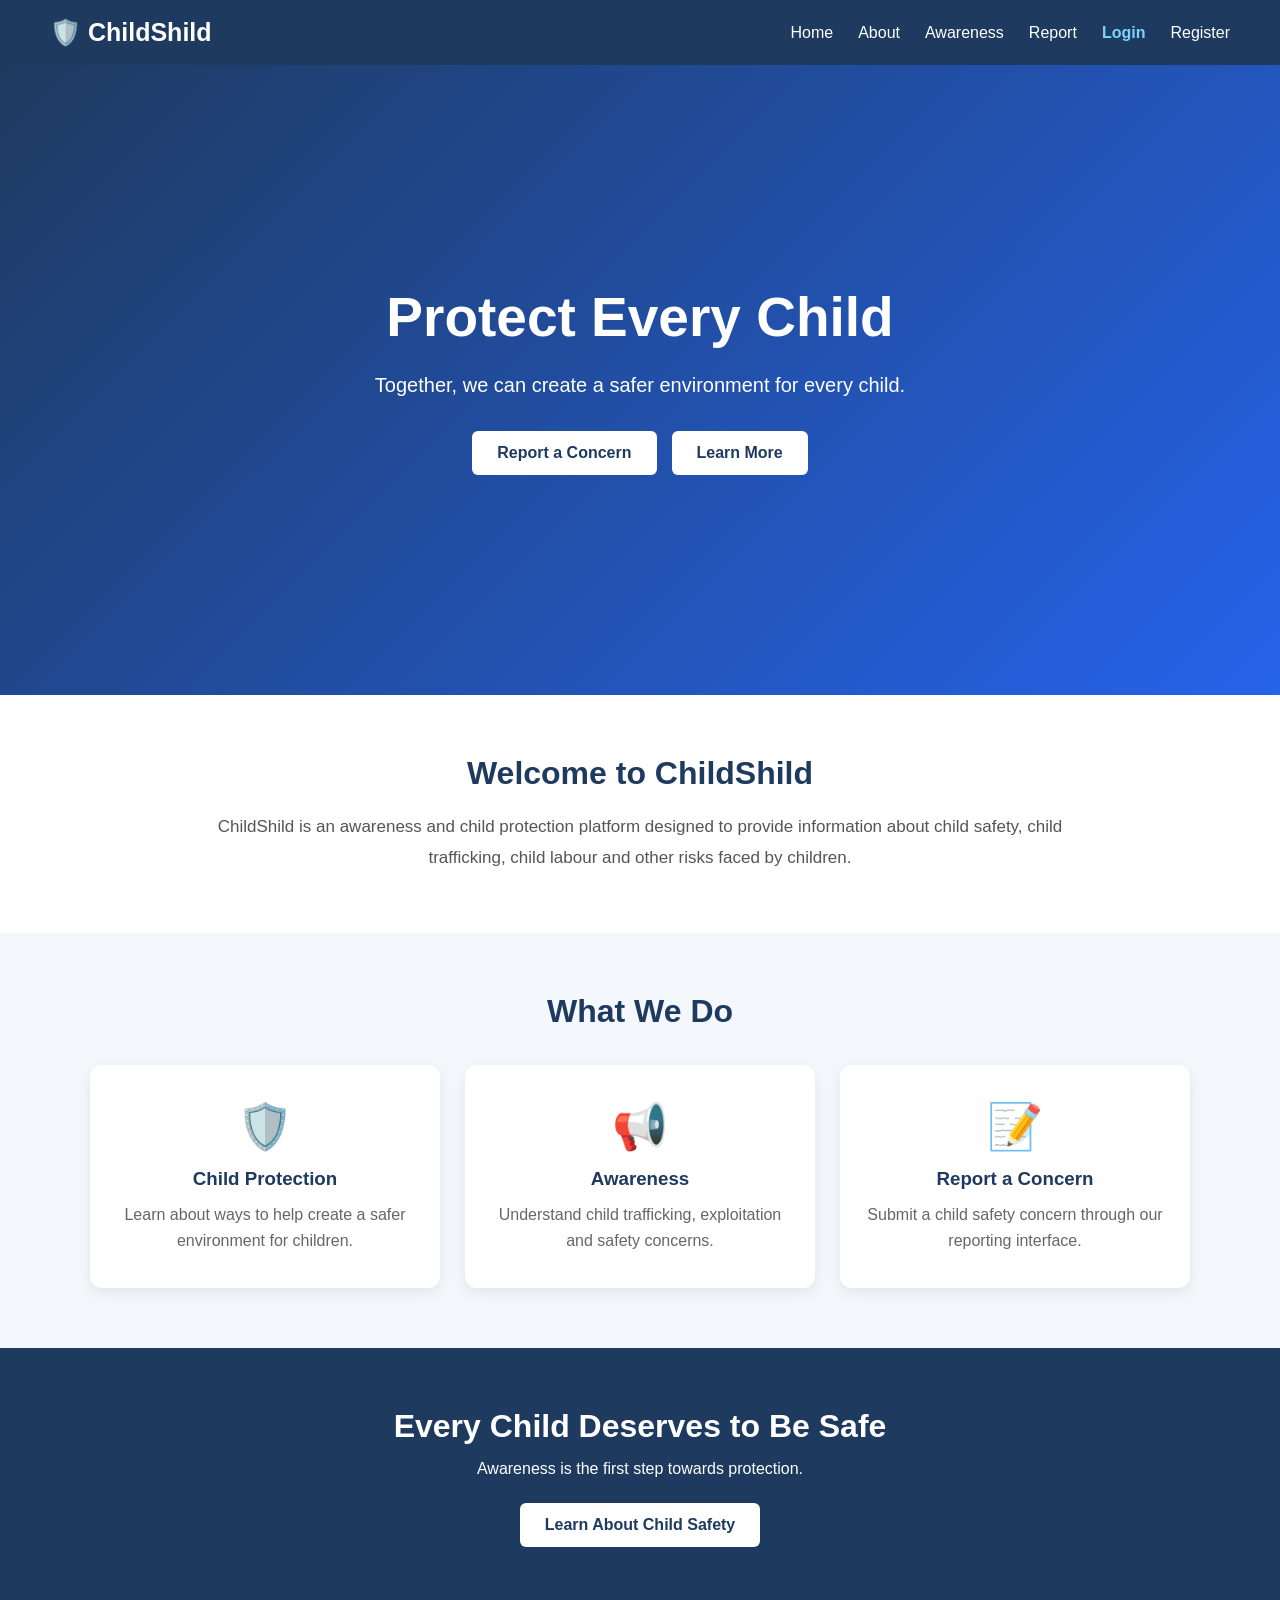
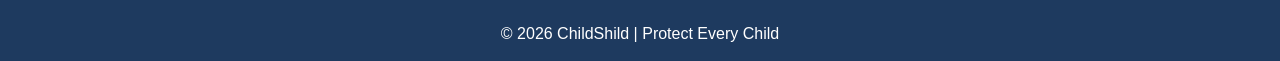
<file: index.html>
<!DOCTYPE html>
<html lang="en">

<head>
    <meta charset="UTF-8">
    <meta name="viewport" content="width=device-width, initial-scale=1.0">

    <title>ChildShild - Home</title>

    <!-- CSS -->
    <link rel="stylesheet" href="index.css">
</head>

<body>


    <!-- Navigation Bar -->
    <header>
        <nav class="navbar">

            <div class="logo">
                🛡️ ChildShild
            </div>

            <ul class="nav-links">
                <li><a href="index.html">Home</a></li>
                <li><a href="about.html">About</a></li>
                <li><a href="awareness.html">Awareness</a></li>
                <li><a href="report.html">Report</a></li>
                <li><a href="login.html" class="active">Login</a></li>
                <li><a href="register.html">Register</a></li>
            </ul>

        </nav>
    </header>


    <!-- =========================
         HERO SECTION
    ========================== -->

    <section class="hero">

        <div class="hero-content">

            <h1>
                Protect Every Child
            </h1>

            <p>
                Together, we can create a safer environment
                for every child.
            </p>

            <div class="hero-buttons">

                <a href="report.html" class="primary-btn">
                    Report a Concern
                </a>

                <a href="awareness.html" class="secondary-btn">
                    Learn More
                </a>

            </div>

        </div>

    </section>


    <!-- =========================
         INTRODUCTION
    ========================== -->

    <section class="home-section">

        <div class="home-container">

            <h2>
                Welcome to ChildShild
            </h2>

            <p>
                ChildShild is an awareness and child protection
                platform designed to provide information about
                child safety, child trafficking, child labour
                and other risks faced by children.
            </p>

        </div>

    </section>


    <!-- =========================
         FEATURES
    ========================== -->

    <section class="features-section">

        <div class="features-container">

            <h2>
                What We Do
            </h2>


            <div class="feature-cards">

                <!-- CARD 1 -->

                <div class="feature-card">

                    <div class="feature-icon">
                        🛡️
                    </div>

                    <h3>
                        Child Protection
                    </h3>

                    <p>
                        Learn about ways to help create a
                        safer environment for children.
                    </p>

                </div>


                <!-- CARD 2 -->

                <div class="feature-card">

                    <div class="feature-icon">
                        📢
                    </div>

                    <h3>
                        Awareness
                    </h3>

                    <p>
                        Understand child trafficking,
                        exploitation and safety concerns.
                    </p>

                </div>


                <!-- CARD 3 -->

                <div class="feature-card">

                    <div class="feature-icon">
                        📝
                    </div>

                    <h3>
                        Report a Concern
                    </h3>

                    <p>
                        Submit a child safety concern through
                        our reporting interface.
                    </p>

                </div>

            </div>

        </div>

    </section>


    <!-- =========================
         CALL TO ACTION
    ========================== -->

    <section class="cta-section">

        <h2>
            Every Child Deserves to Be Safe
        </h2>

        <p>
            Awareness is the first step towards protection.
        </p>

        <a href="awareness.html" class="primary-btn">
            Learn About Child Safety
        </a>

    </section>


    <!-- =========================
         FOOTER
    ========================== -->

    <footer>

        <p>
            © 2026 ChildShild | Protect Every Child
        </p>

    </footer>


    <!-- JAVASCRIPT -->

    <script src="web.js"></script>

</body>

</html>
</file>
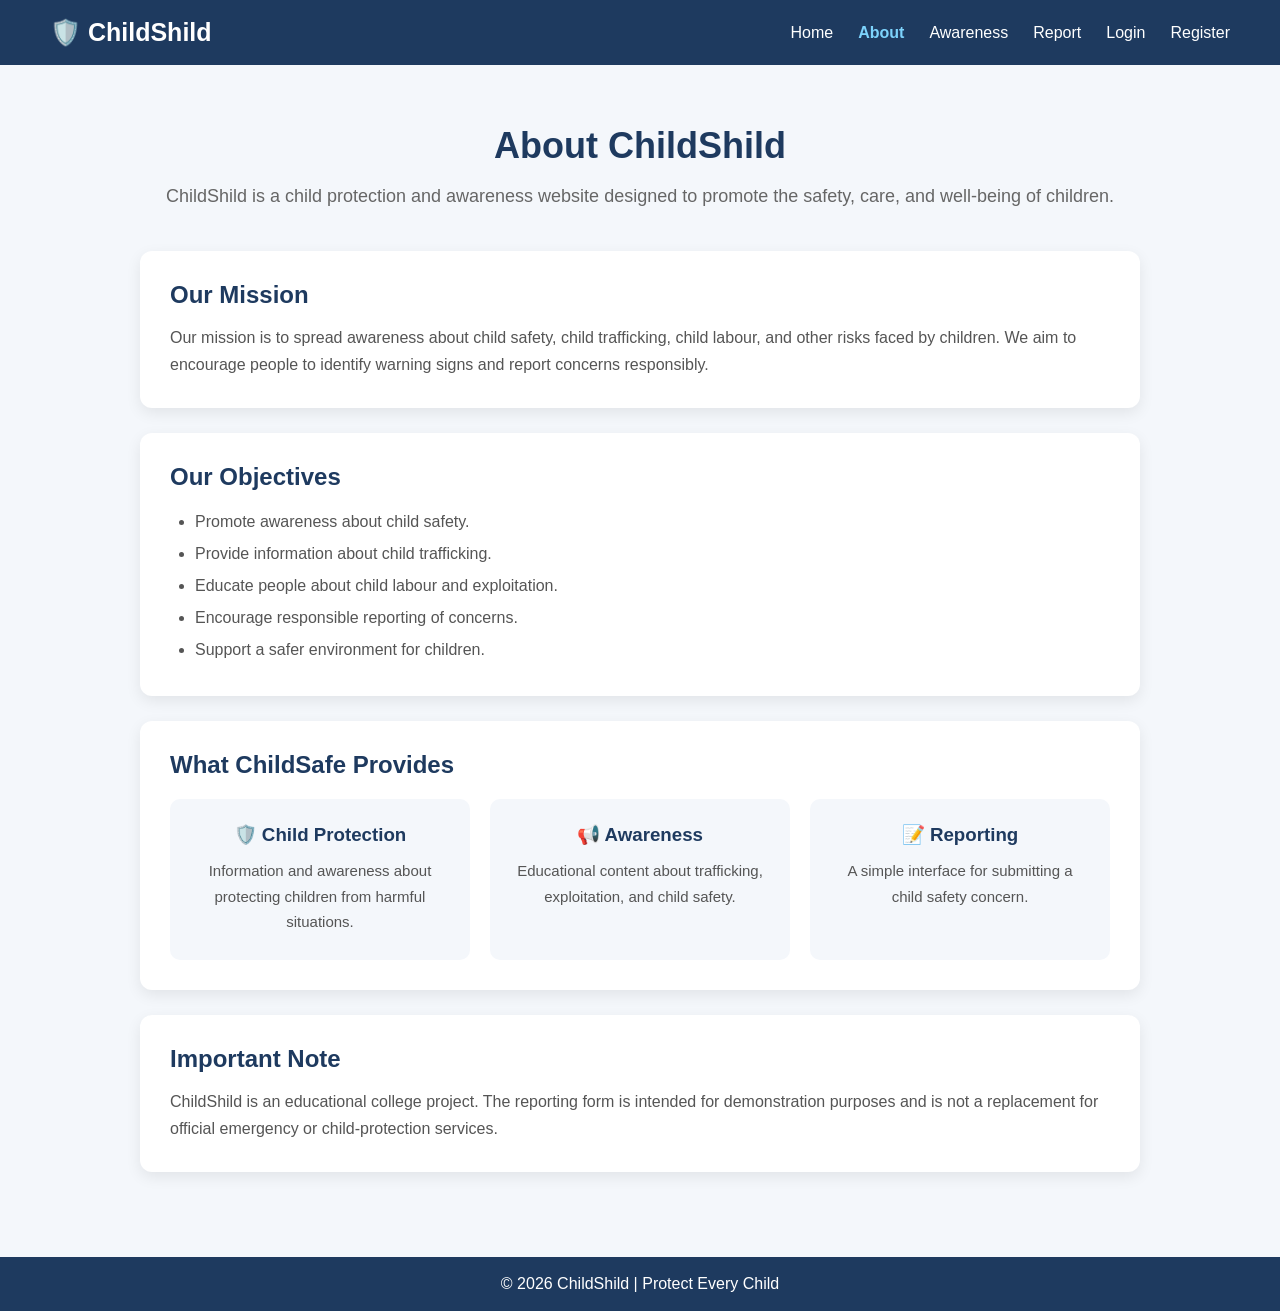
<file: about.html>
<!DOCTYPE html>
<html lang="en">
<head>
    <meta charset="UTF-8">
    <meta name="viewport" content="width=device-width, initial-scale=1.0">

    <title>About - ChildShild</title>

    <!-- CSS File -->
    <link rel="stylesheet" href="about.css">
</head>

<body>

    <!-- Navigation Bar -->
    <header>
        <nav class="navbar">

            <div class="logo">
                🛡️ ChildShild
            </div>

            <ul class="nav-links">
                <li><a href="index.html">Home</a></li>
                <li><a href="about.html" class="active">About</a></li>
                <li><a href="awareness.html">Awareness</a></li>
                <li><a href="report.html">Report</a></li>
                <li><a href="login.html">Login</a></li>
                <li><a href="register.html">Register</a></li>
            </ul>

        </nav>
    </header>


    <!-- About Section -->
    <section class="about-section">

        <div class="about-container">

            <h1>About ChildShild</h1>

            <p class="intro">
                ChildShild is a child protection and awareness website
                designed to promote the safety, care, and well-being of
                children.
            </p>


            <!-- Mission -->
            <div class="about-box">

                <h2>Our Mission</h2>

                <p>
                    Our mission is to spread awareness about child safety,
                    child trafficking, child labour, and other risks faced
                    by children. We aim to encourage people to identify
                    warning signs and report concerns responsibly.
                </p>

            </div>


            <!-- Objectives -->
            <div class="about-box">

                <h2>Our Objectives</h2>

                <ul>
                    <li>Promote awareness about child safety.</li>
                    <li>Provide information about child trafficking.</li>
                    <li>Educate people about child labour and exploitation.</li>
                    <li>Encourage responsible reporting of concerns.</li>
                    <li>Support a safer environment for children.</li>
                </ul>

            </div>


            <!-- What We Provide -->
            <div class="about-box">

                <h2>What ChildSafe Provides</h2>

                <div class="about-cards">

                    <div class="card">
                        <h3>🛡️ Child Protection</h3>
                        <p>
                            Information and awareness about protecting
                            children from harmful situations.
                        </p>
                    </div>

                    <div class="card">
                        <h3>📢 Awareness</h3>
                        <p>
                            Educational content about trafficking,
                            exploitation, and child safety.
                        </p>
                    </div>

                    <div class="card">
                        <h3>📝 Reporting</h3>
                        <p>
                            A simple interface for submitting a child
                            safety concern.
                        </p>
                    </div>

                </div>

            </div>


            <!-- Disclaimer -->
            <div class="about-box">

                <h2>Important Note</h2>

                <p>
                    ChildShild is an educational college project.
                    The reporting form is intended for demonstration
                    purposes and is not a replacement for official
                    emergency or child-protection services.
                </p>

            </div>

        </div>

    </section>


    <!-- Footer -->
    <footer>

        <p>
            © 2026 ChildShild | Protect Every Child
        </p>

    </footer>


    <!-- JavaScript -->
    <script src="web.js"></script>

</body>
</html>
</file>
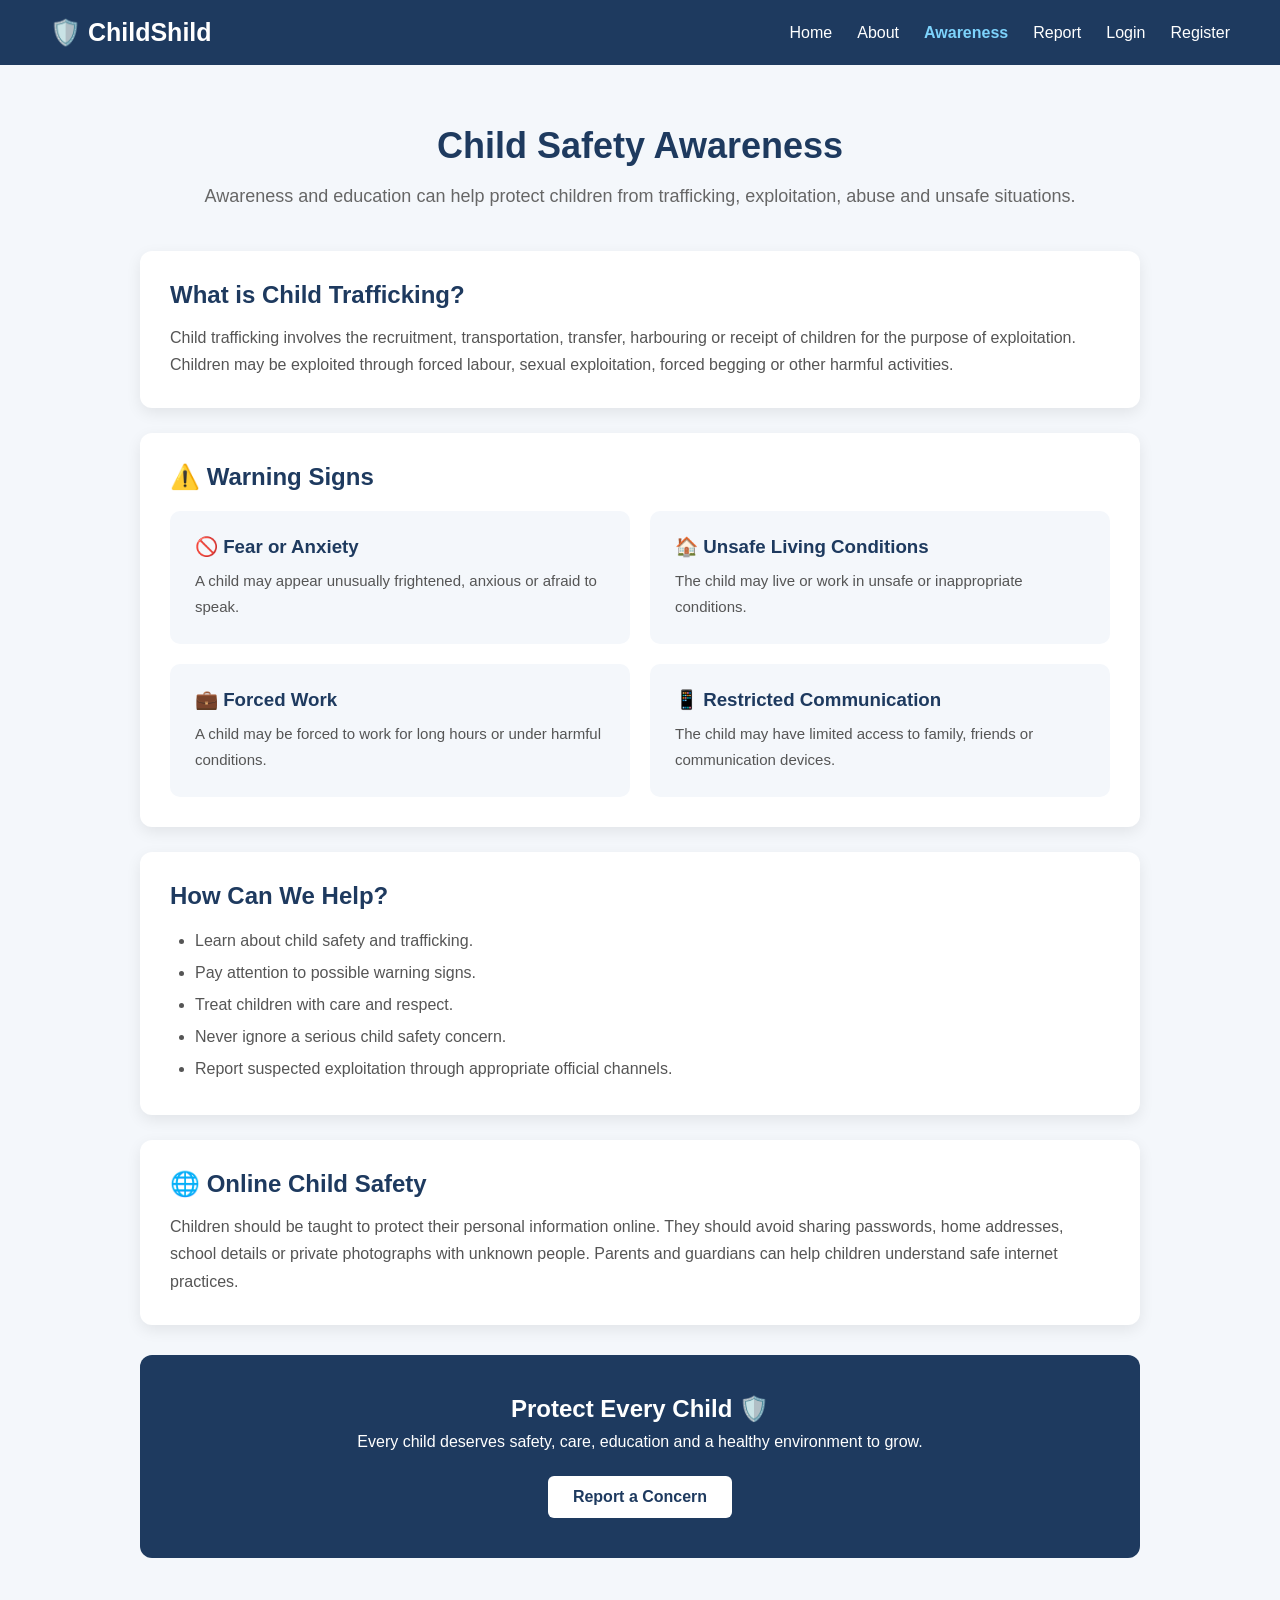
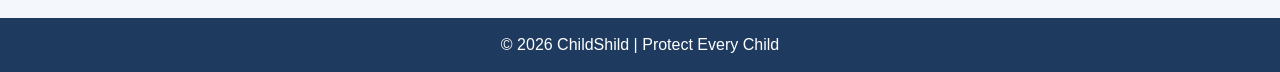
<file: awareness.html>
<!DOCTYPE html>
<html lang="en">

<head>
    <meta charset="UTF-8">
    <meta name="viewport" content="width=device-width, initial-scale=1.0">

    <title>Awareness - ChildShild</title>

    <link rel="stylesheet" href="awerness.css">
</head>

<body>

    <!-- =========================
         NAVBAR
    ========================== -->

    <header>

        <nav class="navbar">

            <div class="logo">
                🛡️ ChildShild
            </div>

            <ul class="nav-links">

                <li>
                    <a href="index.html">Home</a>
                </li>

                <li>
                    <a href="about.html">About</a>
                </li>

                <li>
                    <a href="awareness.html" class="active">
                        Awareness
                    </a>
                </li>

                <li>
                    <a href="report.html">Report</a>
                </li>

                <li>
                    <a href="login.html">Login</a>
                </li>

                <li>
                    <a href="register.html">Register</a>
                </li>

            </ul>

        </nav>

    </header>


    <!-- =========================
         AWARENESS SECTION
    ========================== -->

    <section class="awareness-section">

        <div class="awareness-container">

            <h1>Child Safety Awareness</h1>

            <p class="awareness-intro">
                Awareness and education can help protect children
                from trafficking, exploitation, abuse and unsafe
                situations.
            </p>


            <!-- WHAT IS CHILD TRAFFICKING -->

            <div class="awareness-box">

                <h2>What is Child Trafficking?</h2>

                <p>
                    Child trafficking involves the recruitment,
                    transportation, transfer, harbouring or receipt
                    of children for the purpose of exploitation.
                    Children may be exploited through forced labour,
                    sexual exploitation, forced begging or other
                    harmful activities.
                </p>

            </div>


            <!-- WARNING SIGNS -->

            <div class="awareness-box">

                <h2>⚠️ Warning Signs</h2>

                <div class="awareness-cards">

                    <div class="awareness-card">

                        <h3>🚫 Fear or Anxiety</h3>

                        <p>
                            A child may appear unusually frightened,
                            anxious or afraid to speak.
                        </p>

                    </div>


                    <div class="awareness-card">

                        <h3>🏠 Unsafe Living Conditions</h3>

                        <p>
                            The child may live or work in unsafe
                            or inappropriate conditions.
                        </p>

                    </div>


                    <div class="awareness-card">

                        <h3>💼 Forced Work</h3>

                        <p>
                            A child may be forced to work for long
                            hours or under harmful conditions.
                        </p>

                    </div>


                    <div class="awareness-card">

                        <h3>📱 Restricted Communication</h3>

                        <p>
                            The child may have limited access to
                            family, friends or communication devices.
                        </p>

                    </div>

                </div>

            </div>


            <!-- HOW TO HELP -->

            <div class="awareness-box">

                <h2>How Can We Help?</h2>

                <ul>

                    <li>
                        Learn about child safety and trafficking.
                    </li>

                    <li>
                        Pay attention to possible warning signs.
                    </li>

                    <li>
                        Treat children with care and respect.
                    </li>

                    <li>
                        Never ignore a serious child safety concern.
                    </li>

                    <li>
                        Report suspected exploitation through
                        appropriate official channels.
                    </li>

                </ul>

            </div>


            <!-- ONLINE SAFETY -->

            <div class="awareness-box">

                <h2>🌐 Online Child Safety</h2>

                <p>
                    Children should be taught to protect their
                    personal information online. They should avoid
                    sharing passwords, home addresses, school details
                    or private photographs with unknown people.
                    Parents and guardians can help children understand
                    safe internet practices.
                </p>

            </div>


            <!-- FINAL MESSAGE -->

            <div class="awareness-message">

                <h2>Protect Every Child 🛡️</h2>

                <p>
                    Every child deserves safety, care, education
                    and a healthy environment to grow.
                </p>

                <a href="report.html" class="primary-btn">
                    Report a Concern
                </a>

            </div>

        </div>

    </section>


    <!-- =========================
         FOOTER
    ========================== -->

    <footer>

        <p>
            © 2026 ChildShild | Protect Every Child
        </p>

    </footer>


    <!-- JAVASCRIPT -->

    <script src="web.js"></script>

</body>

</html>
</file>
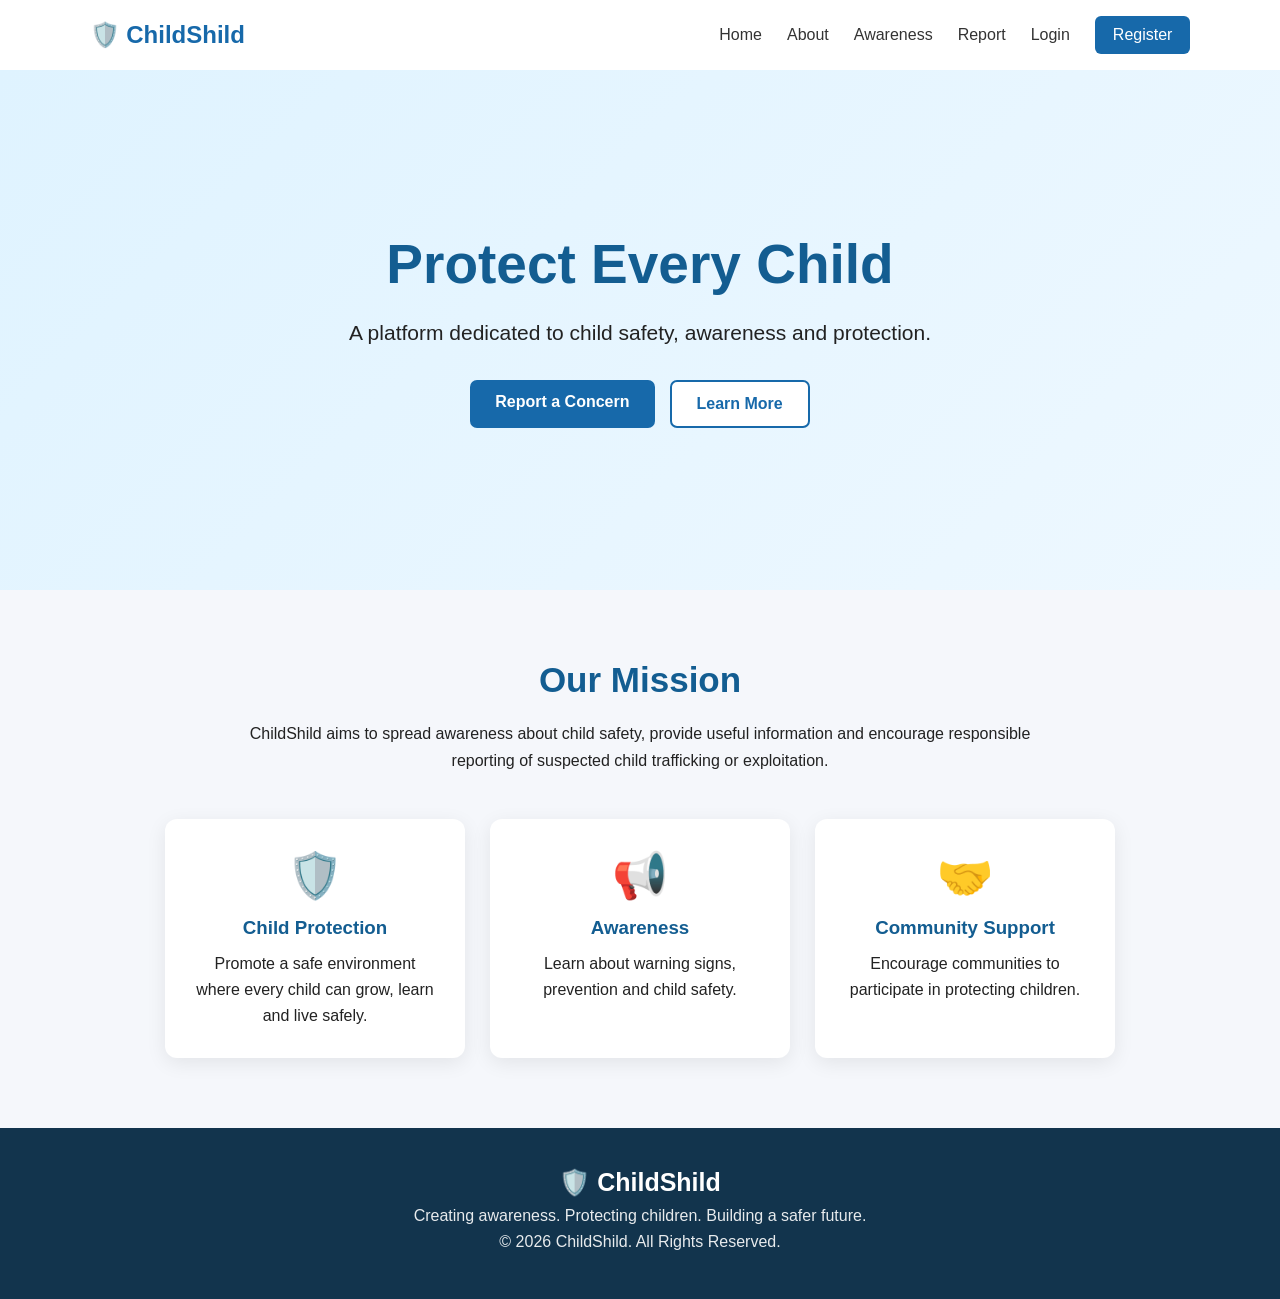
<file: home.html>
<!DOCTYPE html>
<html lang="en">
<head>
    <meta charset="UTF-8">
    <meta name="viewport" content="width=device-width, initial-scale=1.0">
    <title>ChildShild - Ho<!DOCTYPE html>
<html lang="en">
<head>
    <meta charset="UTF-8">
    <meta name="viewport" content="width=device-width, initial-scale=1.0">
    <title>ChildShild - Home</title>

    <link rel="stylesheet" href="web.css">
</head>

<body>

    <!-- Navigation Bar -->
    <nav class="navbar">  

        <div class="logo">
            🛡️ ChildShild
        </div>

        <div class="nav-links">
            <a href="index.html">Home</a>
            <a href="about.html">About</a>
            <a href="awareness.html">Awareness</a>
            <a href="report.html">Report</a>
            <a href="login.html">Login</a>
            <a href="register.html" class="register-btn">
                Register
            </a>
        </div>

    </nav>


    <!-- Hero Section -->
    <section class="hero">

        <div class="hero-content">

            <h1>Protect Every Child</h1>

            <p>
                A platform dedicated to child safety,
                awareness and protection.
            </p>

            <div class="hero-buttons">

                <a href="report.html" class="primary-btn">
                    Report a Concern
                </a>

                <a href="awareness.html" class="secondary-btn">
                    Learn More
                </a>

            </div>

        </div>

    </section>


    <!-- Mission Section -->
    <section class="section">

        <h2>Our Mission</h2>

        <p class="center-text">
            ChildShild aims to spread awareness about child safety,
            provide useful information and encourage responsible
            reporting of suspected child trafficking or exploitation.
        </p>


        <div class="cards">

            <div class="card">

                <div class="card-icon">🛡️</div>

                <h3>Child Protection</h3>

                <p>
                    Promote a safe environment where every child
                    can grow, learn and live safely.
                </p>

            </div>

            <div class="card">

                <div class="card-icon">📢</div>

                <h3>Awareness</h3>

                <p>
                    Learn about warning signs, prevention
                    and child safety.
                </p>

            </div>


            <div class="card">

                <div class="card-icon">🤝</div>

                <h3>Community Support</h3>

                <p>
                    Encourage communities to participate
                    in protecting children.
                </p>

            </div>

        </div>

    </section>


    <!-- Footer -->
    <footer class="footer">

        <h3>🛡️ ChildShild</h3>

        <p>
            Creating awareness. Protecting children.
            Building a safer future.
        </p>

        <p>
            © 2026 ChildShild. All Rights Reserved.
        </p>

    </footer>
    <script src="/web.js"></script>
</body>
</html>
</file>
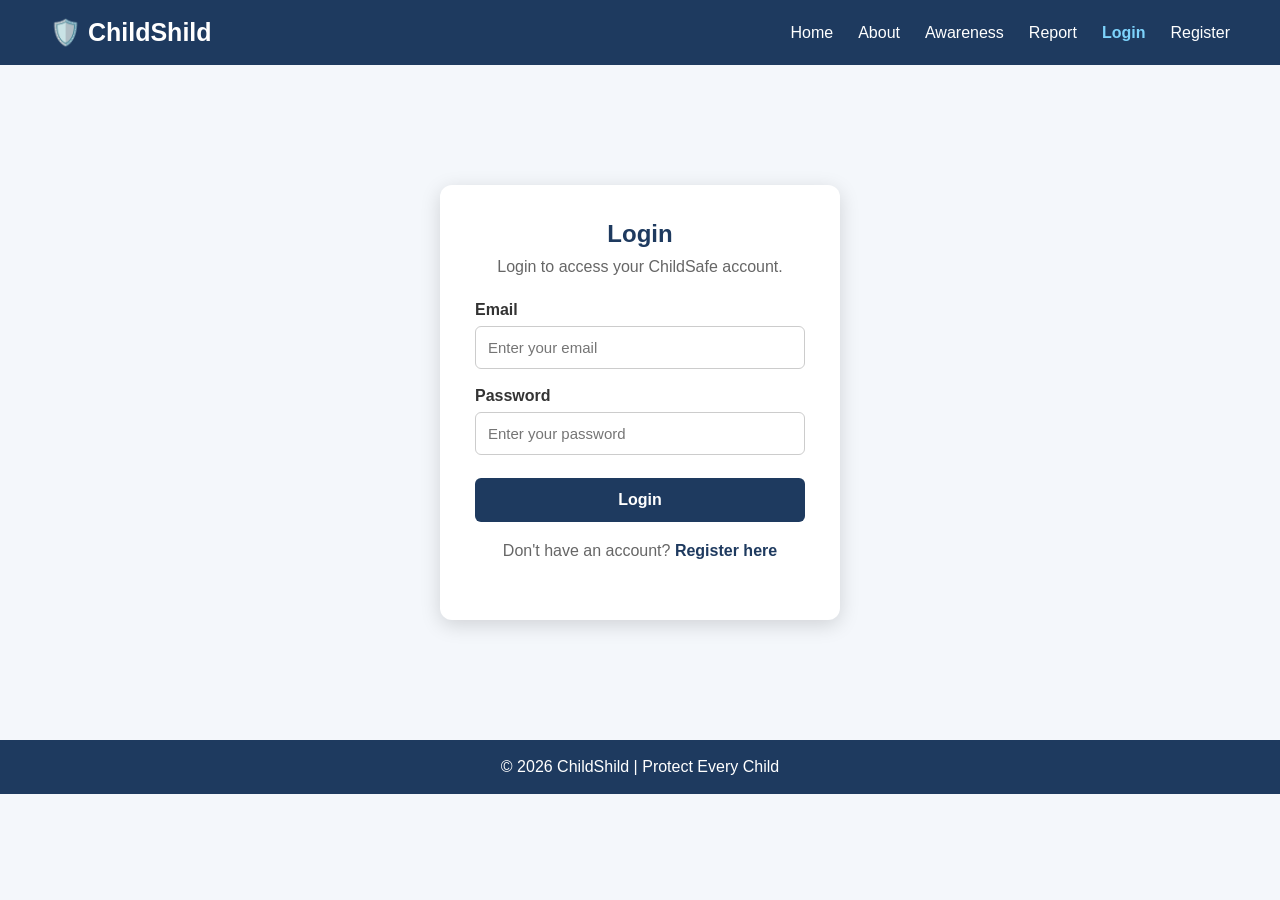
<file: login.html>
<!DOCTYPE html>
<html lang="en">
<head>
    <meta charset="UTF-8">
    <meta name="viewport" content="width=device-width, initial-scale=1.0">

    <title>Login - ChildShild</title>

    <!-- CSS File -->
    <link rel="stylesheet" href="login.css">
</head>

<body>

    <!-- Navigation Bar -->
    <header>
        <nav class="navbar">

            <div class="logo">
                🛡️ ChildShild
            </div>

            <ul class="nav-links">
                <li><a href="home.html">Home</a></li>
                <li><a href="about.html">About</a></li>
                <li><a href="awareness.html">Awareness</a></li>
                <li><a href="report.html">Report</a></li>
                <li><a href="login.html" class="active">Login</a></li>
                <li><a href="register.html">Register</a></li>
            </ul>

        </nav>
    </header>


    <!-- Login Section -->
    <section class="form-section">

        <div class="form-container">

            <h1>Login</h1>

            <p>
                Login to access your ChildSafe account.
            </p>

            <!-- Login Form -->
            <form id="loginForm">

                <!-- Email -->
                <label for="loginEmail">Email</label>

                <input
                    type="email"
                    id="loginEmail"
                    placeholder="Enter your email"
                    required
                >


                <!-- Password -->
                <label for="loginPassword">Password</label>

                <input
                    type="password"
                    id="loginPassword"
                    placeholder="Enter your password"
                    required
                >


                <!-- Login Button -->
                <button
                    type="submit"
                    class="primary-btn"
                >
                    Login
                </button>

            </form>


            <!-- Register Link -->
            <p class="form-link">
                Don't have an account?
                <a href="register.html">Register here</a>
            </p>

        </div>

    </section>


    <!-- Footer -->
    <footer>

        <p>
            © 2026 ChildShild | Protect Every Child
        </p>

    </footer>


    <!-- JavaScript File -->
    <script src="web.js"></script>

</body>
</html>
</file>
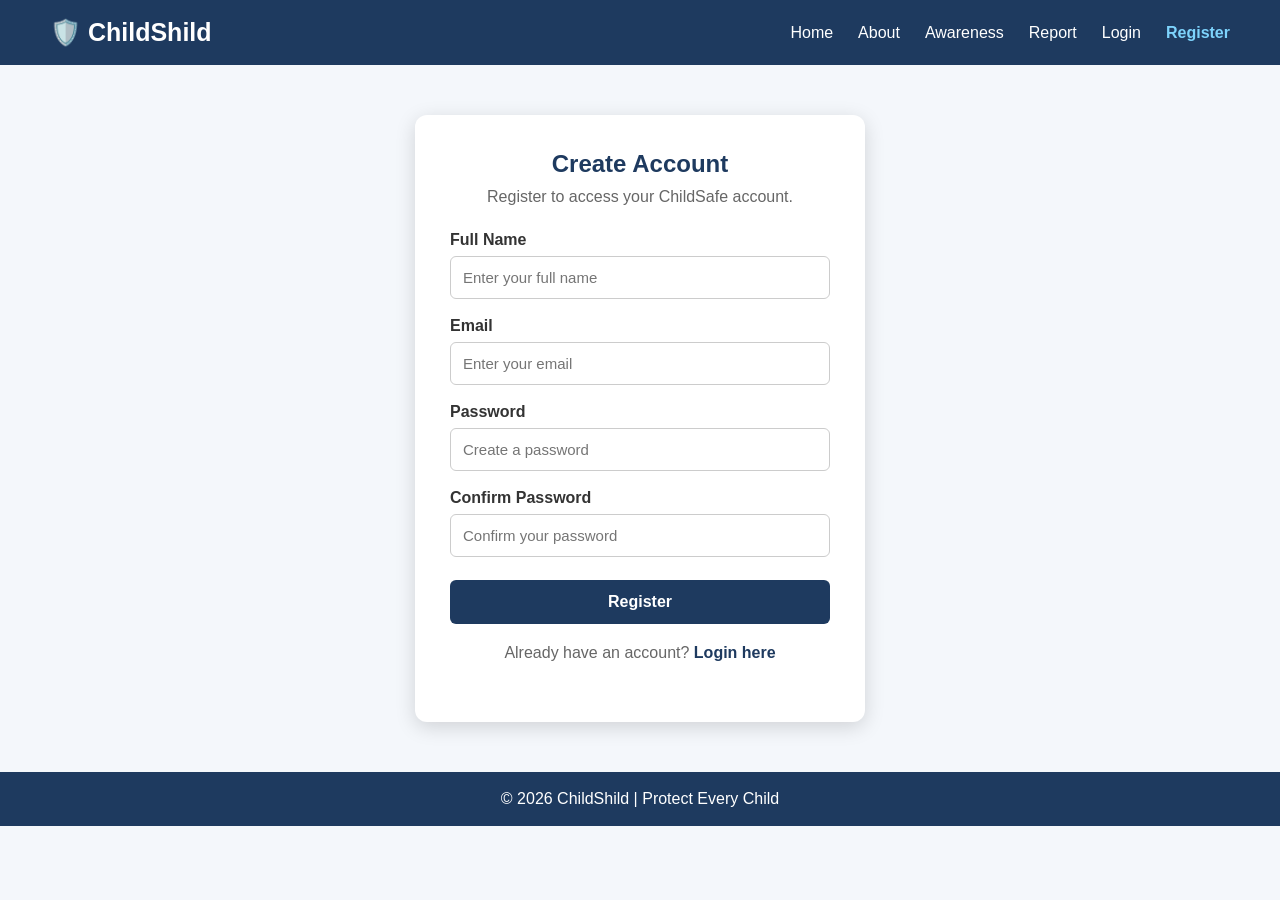
<file: register.html>
<!DOCTYPE html>
<html lang="en">

<head>
    <meta charset="UTF-8">
    <meta name="viewport" content="width=device-width, initial-scale=1.0">

    <title>Register - ChildSafe</title>

    <link rel="stylesheet" href="register.css">
</head>

<body>

    <!-- =========================
         NAVBAR
    ========================== -->

    <header>

        <nav class="navbar">

            <div class="logo">
                🛡️ ChildShild
            </div>

            <ul class="nav-links">

                <li>
                    <a href="home.html">Home</a>
                </li>

                <li>
                    <a href="about.html">About</a>
                </li>

                <li>
                    <a href="awareness.html">Awareness</a>
                </li>

                <li>
                    <a href="report.html">Report</a>
                </li>

                <li>
                    <a href="login.html">Login</a>
                </li>

                <li>
                    <a href="register.html" class="active">Register</a>
                </li>

            </ul>

        </nav>

    </header>


    <!-- =========================
         REGISTER SECTION
    ========================== -->

    <section class="form-section">

        <div class="form-container">

            <h1>Create Account</h1>

            <p>
                Register to access your ChildSafe account.
            </p>


            <!-- REGISTER FORM -->

            <form id="registerForm">

                <!-- NAME -->

                <label for="name">
                    Full Name
                </label>

                <input
                    type="text"
                    id="name"
                    placeholder="Enter your full name"
                    required
                >


                <!-- EMAIL -->

                <label for="registerEmail">
                    Email
                </label>

                <input
                    type="email"
                    id="registerEmail"
                    placeholder="Enter your email"
                    required
                >


                <!-- PASSWORD -->

                <label for="registerPassword">
                    Password
                </label>

                <input
                    type="password"
                    id="registerPassword"
                    placeholder="Create a password"
                    required
                >


                <!-- CONFIRM PASSWORD -->

                <label for="confirmPassword">
                    Confirm Password
                </label>

                <input
                    type="password"
                    id="confirmPassword"
                    placeholder="Confirm your password"
                    required
                >


                <!-- REGISTER BUTTON -->

                <button
                    type="submit"
                    class="primary-btn"
                >
                    Register
                </button>

            </form>


            <!-- LOGIN LINK -->

            <p class="form-link">

                Already have an account?

                <a href="login.html">
                    Login here
                </a>

            </p>

        </div>

    </section>


    <!-- =========================
         FOOTER
    ========================== -->

    <footer>

        <p>
            © 2026 ChildShild | Protect Every Child
        </p>

    </footer>


    <!-- JAVASCRIPT -->

    <script src="web.js"></script>

</body>

</html>
</file>
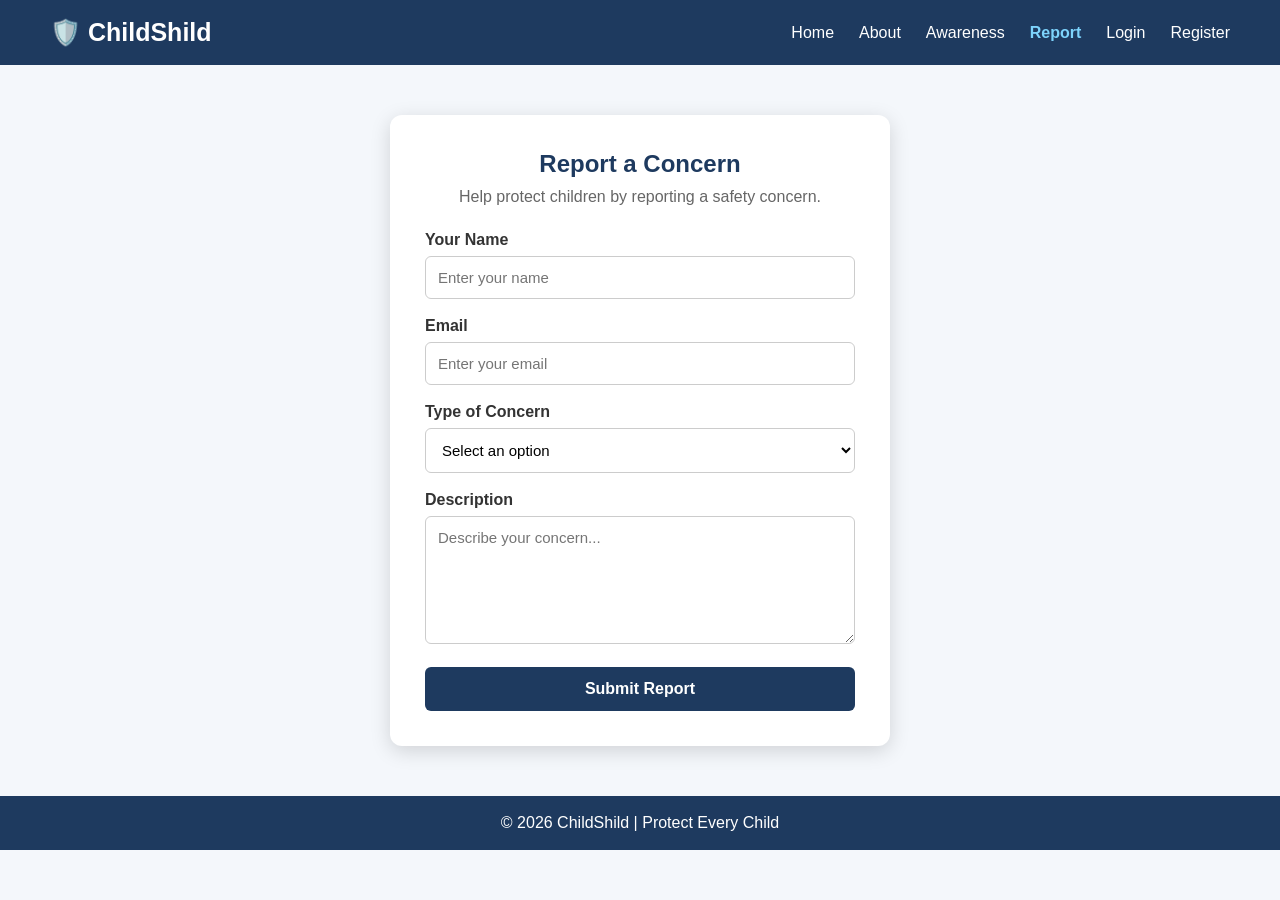
<file: report.html>
<!DOCTYPE html>
<html lang="en">
<head>
    <meta charset="UTF-8">
    <meta name="viewport" content="width=device-width, initial-scale=1.0">

    <title>Report Concern - ChildShild</title>

    <!-- CSS File -->
    <link rel="stylesheet" href="report.css">
</head>

<body>

    <!-- Navigation Bar -->
    <header>
        <nav class="navbar">

            <div class="logo">
                🛡️ ChildShild
            </div>

            <ul class="nav-links">
                <li><a href="home.html">Home</a></li>
                <li><a href="about.html">About</a></li>
                <li><a href="awareness.html">Awareness</a></li>
                <li><a href="report.html" class="active">Report</a></li>
                <li><a href="login.html">Login</a></li>
                <li><a href="register.html">Register</a></li>
            </ul>

        </nav>
    </header>


    <!-- Report Section -->
    <section class="form-section">

        <div class="form-container">

            <h1>Report a Concern</h1>

            <p>
                Help protect children by reporting a safety concern.
            </p>


            <!-- Report Form -->
            <form id="reportForm">

                <!-- Name -->
                <label for="reportName">Your Name</label>

                <input
                    type="text"
                    id="reportName"
                    placeholder="Enter your name"
                    required
                >


                <!-- Email -->
                <label for="reportEmail">Email</label>

                <input
                    type="email"
                    id="reportEmail"
                    placeholder="Enter your email"
                    required
                >


                <!-- Concern Type -->
                <label for="concern">Type of Concern</label>

                <select id="concern" required>

                    <option value="">
                        Select an option
                    </option>

                    <option value="child-safety">
                        Child Safety Concern
                    </option>

                    <option value="trafficking">
                        Suspected Child Trafficking
                    </option>

                    <option value="child-labour">
                        Child Labour
                    </option>

                    <option value="missing-child">
                        Missing Child
                    </option>

                    <option value="other">
                        Other
                    </option>

                </select>


                <!-- Description -->
                <label for="description">Description</label>

                <textarea
                    id="description"
                    rows="6"
                    placeholder="Describe your concern..."
                    required
                ></textarea>


                <!-- Submit Button -->
                <button
                    type="submit"
                    class="primary-btn"
                >
                    Submit Report
                </button>

            </form>

        </div>

    </section>


    <!-- Footer -->
    <footer>

        <p>
            © 2026 ChildShild | Protect Every Child
        </p>

    </footer>


    <!-- JavaScript File -->
    <script src="web.js"></script>

</body>
</html>
</file>
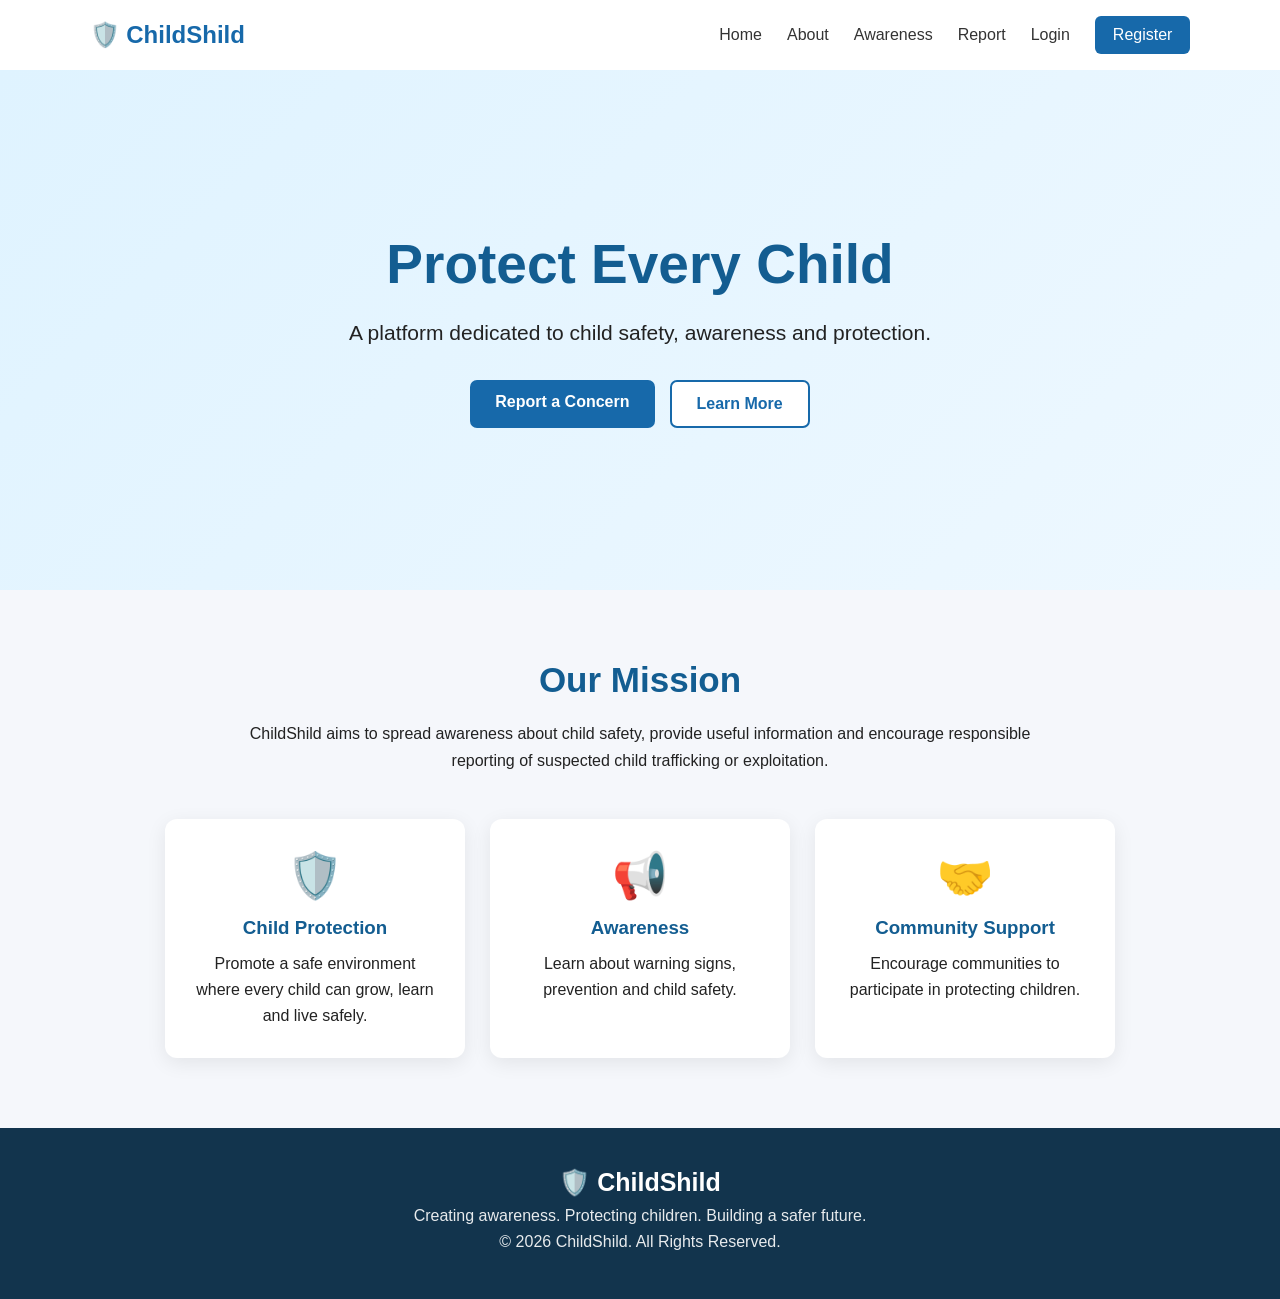
<file: web.html>
<!DOCTYPE html>
<html lang="en">
<head>
    <meta charset="UTF-8">
    <meta name="viewport" content="width=device-width, initial-scale=1.0">
    <title>ChildShild - Home</title>

    <link rel="stylesheet" href="web.css">
</head>

<body>

    <!-- Navigation Bar -->
    <nav class="navbar">  

        <div class="logo">
            🛡️ ChildShild
        </div>

        <div class="nav-links">
            <a href="home.html">Home</a>
            <a href="about.html">About</a>
            <a href="awareness.html">Awareness</a>
            <a href="report.html">Report</a>
            <a href="login.html">Login</a>
            <a href="register.html" class="register-btn">
                Register
            </a>
        </div>

    </nav>


    <!-- Hero Section -->
    <section class="hero">

        <div class="hero-content">

            <h1>Protect Every Child</h1>

            <p>
                A platform dedicated to child safety,
                awareness and protection.
            </p>

            <div class="hero-buttons">

                <a href="report.html" class="primary-btn">
                    Report a Concern
                </a>

                <a href="awareness.html" class="secondary-btn">
                    Learn More
                </a>

            </div>

        </div>

    </section>


    <!-- Mission Section -->
    <section class="section">

        <h2>Our Mission</h2>

        <p class="center-text">
            ChildShild aims to spread awareness about child safety,
            provide useful information and encourage responsible
            reporting of suspected child trafficking or exploitation.
        </p>


        <div class="cards">

            <div class="card">

                <div class="card-icon">🛡️</div>

                <h3>Child Protection</h3>

                <p>
                    Promote a safe environment where every child
                    can grow, learn and live safely.
                </p>

            </div>

            <div class="card">

                <div class="card-icon">📢</div>

                <h3>Awareness</h3>

                <p>
                    Learn about warning signs, prevention
                    and child safety.
                </p>

            </div>


            <div class="card">

                <div class="card-icon">🤝</div>

                <h3>Community Support</h3>

                <p>
                    Encourage communities to participate
                    in protecting children.
                </p>

            </div>

        </div>

    </section>


    <!-- Footer -->
    <footer class="footer">

        <h3>🛡️ ChildShild</h3>

        <p>
            Creating awareness. Protecting children.
            Building a safer future.
        </p>

        <p>
            © 2026 ChildShild. All Rights Reserved.
        </p>

    </footer>
    <script src="/web.js"></script>
</body>
</html>
</file>
<file: index.css>
/* =========================
   GENERAL
========================= */

* {
    margin: 0;
    padding: 0;
    box-sizing: border-box;
}

body {
    font-family: Arial, sans-serif;
    background-color: #f4f7fb;
    color: #333;
}


/* =========================
   NAVIGATION BAR
========================= */

.navbar {
    background-color: #1e3a5f;
    display: flex;
    justify-content: space-between;
    align-items: center;
    padding: 18px 50px;
}

.logo {
    color: white;
    font-size: 25px;
    font-weight: bold;
}

.nav-links {
    display: flex;
    list-style: none;
    gap: 25px;
}

.nav-links a {
    color: white;
    text-decoration: none;
    font-size: 16px;
}

.nav-links a:hover {
    color: #7dd3fc;
}

.nav-links a.active {
    color: #7dd3fc;
    font-weight: bold;
}
/* =========================
   HOME PAGE
========================= */


/* HERO */

.hero {
    min-height: 70vh;

    display: flex;
    justify-content: center;
    align-items: center;

    text-align: center;

    padding: 60px 20px;

    background: linear-gradient(
        135deg,
        #1e3a5f,
        #2563eb
    );

    color: white;
}

.hero-content {
    max-width: 750px;
}

.hero h1 {
    font-size: 55px;
    margin-bottom: 20px;
}

.hero p {
    font-size: 20px;
    line-height: 1.6;
    margin-bottom: 30px;
}


/* HERO BUTTONS */

.hero-buttons {
    display: flex;
    justify-content: center;
    gap: 15px;
}

.hero-buttons a {
    text-decoration: none;
}


/* SECONDARY BUTTON */

.secondary-btn {
    background-color: white;
    color: #1e3a5f;

    padding: 13px 25px;

    border-radius: 6px;

    font-weight: bold;
}

.secondary-btn:hover {
    background-color: #7dd3fc;
}
/* PRIMARY BUTTOM */
.primary-btn {
    background-color: white;
    color: #1e3a5f;

    padding: 13px 25px;

    border-radius: 6px;

    font-weight: bold;
}

.primary-btn:hover {
    background-color: #7dd3fc;
}


/* =========================
   HOME INTRODUCTION
========================= */

.home-section {
    padding: 60px 20px;

    background-color: white;

    text-align: center;
}

.home-container {
    max-width: 850px;
    margin: auto;
}

.home-container h2 {
    color: #1e3a5f;

    font-size: 32px;

    margin-bottom: 20px;
}

.home-container p {
    color: #555;

    font-size: 17px;

    line-height: 1.8;
}


/* =========================
   FEATURES
========================= */

.features-section {
    padding: 60px 20px;

    background-color: #f4f7fb;
}

.features-container {
    max-width: 1100px;
    margin: auto;
}

.features-container > h2 {
    text-align: center;

    color: #1e3a5f;

    font-size: 32px;

    margin-bottom: 35px;
}


/* FEATURE CARDS */

.feature-cards {
    display: grid;

    grid-template-columns:
        repeat(3, 1fr);

    gap: 25px;
}

.feature-card {
    background-color: white;

    padding: 35px 25px;

    text-align: center;

    border-radius: 12px;

    box-shadow:
        0 5px 15px
        rgba(0, 0, 0, 0.08);

    transition: transform 0.3s;
}

.feature-card:hover {
    transform: translateY(-5px);
}

.feature-icon {
    font-size: 45px;

    margin-bottom: 15px;
}

.feature-card h3 {
    color: #1e3a5f;

    margin-bottom: 12px;
}

.feature-card p {
    color: #666;

    line-height: 1.6;
}


/* =========================
   CALL TO ACTION
========================= */

.cta-section {
    text-align: center;

    padding: 60px 20px;

    background-color: #1e3a5f;

    color: white;
}

.cta-section h2 {
    font-size: 32px;

    margin-bottom: 15px;
}

.cta-section p {
    margin-bottom: 25px;
}


/* CTA BUTTON */

.cta-section .primary-btn {
    display: inline-block;

    background-color: white;

    color: #1e3a5f;

    text-decoration: none;

    padding: 13px 25px;

    border-radius: 6px;

    font-weight: bold;
}

.cta-section .primary-btn:hover {
    background-color: #7dd3fc;
}


/* =========================
   MOBILE
========================= */

@media (max-width: 768px) {

    .hero h1 {
        font-size: 38px;
    }

    .hero p {
        font-size: 17px;
    }

    .hero-buttons {
        flex-direction: column;

        align-items: center;
    }

    .feature-cards {
        grid-template-columns: 1fr;
    }

}
/* =========================
   FOOTER
========================= */

footer {
    background-color: #1e3a5f;
    color: white;
    text-align: center;
    padding: 18px;
}


/* =========================
   MOBILE RESPONSIVE
========================= */

@media (max-width: 768px) {

    .navbar {
        flex-direction: column;
        gap: 15px;
        padding: 20px;
    }

    .nav-links {
        flex-wrap: wrap;
        justify-content: center;
        gap: 15px;
    }

    .form-container {
        width: 100%;
        max-width: 400px;
    }
}
</file>
<file: about.css>
* {
    margin: 0;
    padding: 0;
    box-sizing: border-box;
}

body {
    font-family: Arial, sans-serif;
    background-color: #f4f7fb;
    color: #333;
}


/* =========================
   NAVIGATION BAR
========================= */

.navbar {
    background-color: #1e3a5f;
    display: flex;
    justify-content: space-between;
    align-items: center;
    padding: 18px 50px;
}

.logo {
    color: white;
    font-size: 25px;
    font-weight: bold;
}

.nav-links {
    display: flex;
    list-style: none;
    gap: 25px;
}

.nav-links a {
    color: white;
    text-decoration: none;
    font-size: 16px;
}

.nav-links a:hover {
    color: #7dd3fc;
}

.nav-links a.active {
    color: #7dd3fc;
    font-weight: bold;
}

/* =========================
   ABOUT PAGE
========================= */

.about-section {
    padding: 60px 20px;
    background-color: #f4f7fb;
}

.about-container {
    max-width: 1000px;
    margin: auto;
}

.about-container h1 {
    text-align: center;
    color: #1e3a5f;
    font-size: 36px;
    margin-bottom: 15px;
}

.intro {
    text-align: center;
    color: #666;
    font-size: 18px;
    line-height: 1.6;
    margin-bottom: 40px;
}

.about-box {
    background-color: white;
    padding: 30px;
    margin-bottom: 25px;
    border-radius: 12px;
    box-shadow: 0 5px 15px rgba(0, 0, 0, 0.08);
}

.about-box h2 {
    color: #1e3a5f;
    margin-bottom: 15px;
}

.about-box p {
    line-height: 1.7;
    color: #555;
}

.about-box ul {
    padding-left: 25px;
    line-height: 2;
    color: #555;
}


/* ABOUT CARDS */

.about-cards {
    display: flex;
    gap: 20px;
    margin-top: 20px;
}

.card {
    flex: 1;
    background-color: #f4f7fb;
    padding: 25px;
    border-radius: 10px;
    text-align: center;
}

.card h3 {
    color: #1e3a5f;
    margin-bottom: 12px;
}

.card p {
    font-size: 15px;
}
footer {
    background-color: #1e3a5f;
    color: white;
    text-align: center;
    padding: 18px;
}

/* MOBILE */
@media (max-width: 768px) {

    .navbar {
        flex-direction: column;
        gap: 15px;
        padding: 20px;
    }

    .nav-links {
        flex-wrap: wrap;
        justify-content: center;
        gap: 15px;
    }

    .form-container {
        width: 100%;
        max-width: 500px;
    }
}
</file>
<file: awerness.css>
* {
    margin: 0;
    padding: 0;
    box-sizing: border-box;
}

body {
    font-family: Arial, sans-serif;
    background-color: #f4f7fb;
    color: #333;
}


/* =========================
   NAVIGATION BAR
========================= */

.navbar {
    background-color: #1e3a5f;
    display: flex;
    justify-content: space-between;
    align-items: center;
    padding: 18px 50px;
}

.logo {
    color: white;
    font-size: 25px;
    font-weight: bold;
}

.nav-links {
    display: flex;
    list-style: none;
    gap: 25px;
}

.nav-links a {
    color: white;
    text-decoration: none;
    font-size: 16px;
}

.nav-links a:hover {
    color: #7dd3fc;
}

.nav-links a.active {
    color: #7dd3fc;
    font-weight: bold;
}


/* =========================
   AWARENESS PAGE
========================= */

.awareness-section {
    padding: 60px 20px;
    background-color: #f4f7fb;
}

.awareness-container {
    max-width: 1000px;
    margin: auto;
}

.awareness-container h1 {
    text-align: center;
    color: #1e3a5f;
    font-size: 36px;
    margin-bottom: 15px;
}

.awareness-intro {
    text-align: center;
    color: #666;
    font-size: 18px;
    line-height: 1.6;
    margin-bottom: 40px;
}


/* AWARENESS BOX */

.awareness-box {
    background-color: white;
    padding: 30px;
    margin-bottom: 25px;
    border-radius: 12px;

    box-shadow: 0 5px 15px rgba(0, 0, 0, 0.08);
}

.awareness-box h2 {
    color: #1e3a5f;
    margin-bottom: 15px;
}

.awareness-box p {
    color: #555;
    line-height: 1.7;
}


/* WARNING CARDS */

.awareness-cards {
    display: grid;
    grid-template-columns: repeat(2, 1fr);
    gap: 20px;
    margin-top: 20px;
}

.awareness-card {
    background-color: #f4f7fb;
    padding: 25px;
    border-radius: 10px;
}

.awareness-card h3 {
    color: #1e3a5f;
    margin-bottom: 10px;
}

.awareness-card p {
    font-size: 15px;
}


/* LIST */

.awareness-box ul {
    padding-left: 25px;
    color: #555;
    line-height: 2;
}


/* FINAL MESSAGE */

.awareness-message {
    text-align: center;
    background-color: #1e3a5f;
    color: white;
    padding: 40px;
    border-radius: 12px;
    margin-top: 30px;
}

.awareness-message h2 {
    margin-bottom: 10px;
}

.awareness-message p {
    margin-bottom: 25px;
}


/* BUTTON */

.awareness-message .primary-btn {
    display: inline-block;
    background-color: white;
    color: #1e3a5f;
    text-decoration: none;
    padding: 12px 25px;
    border-radius: 6px;
    font-weight: bold;
}

.awareness-message .primary-btn:hover {
    background-color: #7dd3fc;
}
footer {
    background-color: #1e3a5f;
    color: white;
    text-align: center;
    padding: 18px;
}

/* MOBILE */
@media (max-width: 768px) {

    .navbar {
        flex-direction: column;
        gap: 15px;
        padding: 20px;
    }

    .nav-links {
        flex-wrap: wrap;
        justify-content: center;
        gap: 15px;
    }

    .form-container {
        width: 100%;
        max-width: 500px;
    }
}
</file>
<file: web.css>
* {
  box-sizing: border-box;
  margin: 0;
  padding: 0;
}

body {
  font-family: Arial, Helvetica, sans-serif;
  background: #f5f7fb;
  color: #222;
}

/* NAVBAR */

.navbar {
  height: 70px;
  background: white;
  display: flex;
  justify-content: space-between;
  align-items: center;
  padding: 0 7%;
  box-shadow: 0 2px 10px rgba(0,0,0,0.08);
}

.logo {
  font-size: 24px;
  font-weight: bold;
  color: #1769aa;
}

.nav-links {
  display: flex;
  align-items: center;
  gap: 25px;
}

.nav-links a {
  text-decoration: none;
  color: #333;
  font-weight: 500;
}

.nav-links a:hover {
  color: #1769aa;
}

.register-btn {
  background: #1769aa;
  color: white !important;
  padding: 10px 18px;
  border-radius: 6px;
}

/* HERO */

.hero {
  min-height: 520px;
  display: flex;
  justify-content: center;
  align-items: center;
  text-align: center;
  background: linear-gradient(
    135deg,
    #dff3ff,
    #eef8ff
  );
}

.hero-content {
  max-width: 800px;
  padding: 40px 20px;
}

.hero h1 {
  font-size: 55px;
  color: #135d91;
  margin-bottom: 20px;
}

.hero p {
  font-size: 21px;
  line-height: 1.6;
  margin-bottom: 30px;
}

.hero-buttons {
  display: flex;
  justify-content: center;
  gap: 15px;
}

/* BUTTONS */

.primary-btn,
.secondary-btn {
  display: inline-block;
  padding: 13px 25px;
  border-radius: 7px;
  text-decoration: none;
  font-weight: bold;
  border: none;
  cursor: pointer;
  font-size: 16px;
}

.primary-btn {
  background: #1769aa;
  color: white;
}

.secondary-btn {
  background: white;
  color: #1769aa;
  border: 2px solid #1769aa;
}

/* SECTIONS */

.section {
  padding: 70px 8%;
  text-align: center;
}

.section h2 {
  font-size: 35px;
  margin-bottom: 20px;
  color: #135d91;
}

.center-text {
  max-width: 800px;
  margin: auto;
  line-height: 1.7;
}

/* CARDS */

.cards {
  display: flex;
  justify-content: center;
  gap: 25px;
  margin-top: 45px;
  flex-wrap: wrap;
}

.card {
  width: 300px;
  background: white;
  padding: 30px;
  border-radius: 12px;
  box-shadow: 0 5px 20px rgba(0,0,0,0.08);
}

.card-icon {
  font-size: 45px;
  margin-bottom: 15px;
}

.card h3 {
  margin-bottom: 12px;
  color: #135d91;
}

.card p {
  line-height: 1.6;
}

/* PAGE */

.page {
  min-height: 650px;
}

.page-header {
  text-align: center;
  padding: 70px 20px;
  background: #e5f5ff;
}

.page-header h1 {
  color: #135d91;
  font-size: 40px;
  margin-bottom: 10px;
}

.content {
  max-width: 900px;
  margin: auto;
  padding: 50px 25px;
}

.content h2 {
  color: #135d91;
  margin: 25px 0 12px;
}

.content p {
  line-height: 1.8;
}

.content ul {
  padding-left: 25px;
  line-height: 2;
}

/* AWARENESS */

.awareness-card {
  background: white;
  padding: 30px;
  margin-bottom: 25px;
  border-radius: 10px;
  box-shadow: 0 4px 15px rgba(0,0,0,0.07);
}

.awareness-card h2 {
  color: #135d91;
  margin-bottom: 15px;
}

/* NOTICE */

.notice {
  margin-top: 30px;
  padding: 20px;
  background: #fff5d6;
  border-left: 5px solid #e0a800;
}

/* FORMS */

.form-container {
  max-width: 600px;
  margin: 50px auto;
  padding: 35px;
  background: white;
  border-radius: 12px;
  box-shadow: 0 5px 20px rgba(0,0,0,0.08);
}

form {
  display: flex;
  flex-direction: column;
}

form label {
  margin-bottom: 7px;
  margin-top: 15px;
  font-weight: bold;
}

input,
select,
textarea {
  padding: 13px;
  border: 1px solid #ccc;
  border-radius: 6px;
  font-size: 15px;
}

textarea {
  resize: vertical;
}

form button {
  margin-top: 25px;
}

/* SUCCESS */

.success {
  background: #d9f7df;
  color: #176b2c;
  padding: 15px;
  border-radius: 6px;
  margin-bottom: 20px;
}

/* FORM BOTTOM */

.form-bottom {
  text-align: center;
  margin-top: 20px;
}

.form-bottom a {
  color: #1769aa;
  text-decoration: none;
}

/* FOOTER */

.footer {
  text-align: center;
  background: #12344d;
  color: white;
  padding: 40px 20px;
}

.footer h3 {
  font-size: 25px;
  margin-bottom: 10px;
}

.footer p {
  margin: 8px;
  opacity: 0.9;
}

/* MOBILE */

@media (max-width: 768px) {

  .navbar {
    height: auto;
    padding: 20px;
    flex-direction: column;
    gap: 15px;
  }

  .nav-links {
    gap: 12px;
    flex-wrap: wrap;
    justify-content: center;
  }

  .hero h1 {
    font-size: 38px;
  }

  .hero p {
    font-size: 17px;
  }

  .hero-buttons {
    flex-direction: column;
    align-items: center;
  }

  .cards {
    flex-direction: column;
    align-items: center;
  }

}
</file>
<file: login.css>
/* =========================
   GENERAL
========================= */

* {
    margin: 0;
    padding: 0;
    box-sizing: border-box;
}

body {
    font-family: Arial, sans-serif;
    background-color: #f4f7fb;
    color: #333;
}


/* =========================
   NAVIGATION BAR
========================= */

.navbar {
    background-color: #1e3a5f;
    display: flex;
    justify-content: space-between;
    align-items: center;
    padding: 18px 50px;
}

.logo {
    color: white;
    font-size: 25px;
    font-weight: bold;
}

.nav-links {
    display: flex;
    list-style: none;
    gap: 25px;
}

.nav-links a {
    color: white;
    text-decoration: none;
    font-size: 16px;
}

.nav-links a:hover {
    color: #7dd3fc;
}

.nav-links a.active {
    color: #7dd3fc;
    font-weight: bold;
}


/* =========================
   LOGIN SECTION
========================= */

.form-section {
    min-height: 75vh;
    display: flex;
    justify-content: center;
    align-items: center;
    padding: 50px 20px;
}


/* =========================
   LOGIN BOX
========================= */

.form-container {
    background-color: white;
    width: 400px;
    padding: 35px;
    border-radius: 12px;
    box-shadow: 0 5px 20px rgba(0, 0, 0, 0.15);
}

.form-container h1 {
    text-align: center;
    color: #1e3a5f;
    margin-bottom: 10px;
}

.form-container > p {
    text-align: center;
    color: #666;
    margin-bottom: 25px;
}


/* =========================
   FORM
========================= */

form {
    display: flex;
    flex-direction: column;
}

form label {
    font-weight: bold;
    margin-bottom: 7px;
    color: #333;
}

form input {
    padding: 12px;
    margin-bottom: 18px;
    border: 1px solid #ccc;
    border-radius: 6px;
    font-size: 15px;
    outline: none;
}

form input:focus {
    border-color: #1e3a5f;
    box-shadow: 0 0 5px rgba(30, 58, 95, 0.2);
}


/* =========================
   LOGIN BUTTON
========================= */

.primary-btn {
    background-color: #1e3a5f;
    color: white;
    border: none;
    padding: 13px;
    border-radius: 6px;
    font-size: 16px;
    font-weight: bold;
    cursor: pointer;
    margin-top: 5px;
}

.primary-btn:hover {
    background-color: #162d4a;
}


/* =========================
   REGISTER LINK
========================= */

.form-link {
    margin-top: 20px;
    text-align: center;
}

.form-link a {
    color: #1e3a5f;
    font-weight: bold;
    text-decoration: none;
}

.form-link a:hover {
    text-decoration: underline;
}


/* =========================
   FOOTER
========================= */

footer {
    background-color: #1e3a5f;
    color: white;
    text-align: center;
    padding: 18px;
}


/* =========================
   MOBILE RESPONSIVE
========================= */

@media (max-width: 768px) {

    .navbar {
        flex-direction: column;
        gap: 15px;
        padding: 20px;
    }

    .nav-links {
        flex-wrap: wrap;
        justify-content: center;
        gap: 15px;
    }

    .form-container {
        width: 100%;
        max-width: 400px;
    }
}
</file>
<file: register.css>
/* =========================
   GENERAL
========================= */

* {
    margin: 0;
    padding: 0;
    box-sizing: border-box;
}

body {
    font-family: Arial, sans-serif;
    background-color: #f4f7fb;
    color: #333;
}


/* =========================
   NAVBAR
========================= */

.navbar {
    background-color: #1e3a5f;
    display: flex;
    justify-content: space-between;
    align-items: center;
    padding: 18px 50px;
}

.logo {
    color: white;
    font-size: 25px;
    font-weight: bold;
}

.nav-links {
    display: flex;
    list-style: none;
    gap: 25px;
}

.nav-links a {
    color: white;
    text-decoration: none;
    font-size: 16px;
}

.nav-links a:hover {
    color: #7dd3fc;
}

.nav-links a.active {
    color: #7dd3fc;
    font-weight: bold;
}


/* =========================
   REGISTER SECTION
========================= */

.form-section {
    min-height: 75vh;
    display: flex;
    justify-content: center;
    align-items: center;
    padding: 50px 20px;
}


/* =========================
   REGISTER BOX
========================= */

.form-container {
    background-color: white;
    width: 450px;
    padding: 35px;
    border-radius: 12px;

    box-shadow: 0 5px 20px rgba(0, 0, 0, 0.15);
}

.form-container h1 {
    text-align: center;
    color: #1e3a5f;
    margin-bottom: 10px;
}

.form-container > p {
    text-align: center;
    color: #666;
    margin-bottom: 25px;
}


/* =========================
   FORM
========================= */

form {
    display: flex;
    flex-direction: column;
}

form label {
    font-weight: bold;
    margin-bottom: 7px;
    color: #333;
}

form input {
    padding: 12px;
    margin-bottom: 18px;

    border: 1px solid #ccc;
    border-radius: 6px;

    font-size: 15px;
    outline: none;
}


/* INPUT FOCUS */

form input:focus {
    border-color: #1e3a5f;

    box-shadow: 0 0 5px rgba(30, 58, 95, 0.2);
}


/* =========================
   REGISTER BUTTON
========================= */

.primary-btn {
    background-color: #1e3a5f;
    color: white;

    border: none;

    padding: 13px;

    border-radius: 6px;

    font-size: 16px;
    font-weight: bold;

    cursor: pointer;

    margin-top: 5px;
}

.primary-btn:hover {
    background-color: #162d4a;
}


/* =========================
   LOGIN LINK
========================= */

.form-link {
    margin-top: 20px;
    text-align: center;
}

.form-link a {
    color: #1e3a5f;
    font-weight: bold;
    text-decoration: none;
}

.form-link a:hover {
    text-decoration: underline;
}


/* =========================
   FOOTER
========================= */

footer {
    background-color: #1e3a5f;
    color: white;

    text-align: center;

    padding: 18px;
}


/* =========================
   MOBILE RESPONSIVE
========================= */

@media (max-width: 768px) {

    .navbar {
        flex-direction: column;
        gap: 15px;
        padding: 20px;
    }

    .nav-links {
        flex-wrap: wrap;
        justify-content: center;
        gap: 15px;
    }

    .form-container {
        width: 100%;
        max-width: 450px;
    }
}
</file>
<file: report.css>
/* =========================
   GENERAL
========================= */

* {
    margin: 0;
    padding: 0;
    box-sizing: border-box;
}

body {
    font-family: Arial, sans-serif;
    background-color: #f4f7fb;
    color: #333;
}


/* =========================
   NAVIGATION BAR
========================= */

.navbar {
    background-color: #1e3a5f;
    display: flex;
    justify-content: space-between;
    align-items: center;
    padding: 18px 50px;
}

.logo {
    color: white;
    font-size: 25px;
    font-weight: bold;
}

.nav-links {
    display: flex;
    list-style: none;
    gap: 25px;
}

.nav-links li a {
    color: white;
    text-decoration: none;
    font-size: 16px;
}

.nav-links li a:hover {
    color: #7dd3fc;
}

.nav-links li a.active {
    color: #7dd3fc;
    font-weight: bold;
}


/* =========================
   REPORT SECTION
========================= */

.form-section {
    min-height: 75vh;
    display: flex;
    justify-content: center;
    align-items: center;
    padding: 50px 20px;
}


/* =========================
   FORM BOX
========================= */

.form-container {
    background-color: white;
    width: 500px;
    padding: 35px;
    border-radius: 12px;
    box-shadow: 0 5px 20px rgba(0, 0, 0, 0.15);
}

.form-container h1 {
    text-align: center;
    color: #1e3a5f;
    margin-bottom: 10px;
}

.form-container > p {
    text-align: center;
    color: #666;
    margin-bottom: 25px;
}


/* =========================
   FORM
========================= */

form {
    display: flex;
    flex-direction: column;
}

form label {
    font-weight: bold;
    margin-bottom: 7px;
    color: #333;
}


/* INPUT */

form input {
    padding: 12px;
    margin-bottom: 18px;
    border: 1px solid #ccc;
    border-radius: 6px;
    font-size: 15px;
    outline: none;
}


/* SELECT */

form select {
    padding: 12px;
    margin-bottom: 18px;
    border: 1px solid #ccc;
    border-radius: 6px;
    font-size: 15px;
    background-color: white;
    outline: none;
}


/* TEXTAREA */

form textarea {
    padding: 12px;
    margin-bottom: 18px;
    border: 1px solid #ccc;
    border-radius: 6px;
    font-size: 15px;
    font-family: Arial, sans-serif;
    resize: vertical;
    outline: none;
}


/* FOCUS EFFECT */

form input:focus,
form select:focus,
form textarea:focus {
    border-color: #1e3a5f;
    box-shadow: 0 0 5px rgba(30, 58, 95, 0.2);
}


/* =========================
   SUBMIT BUTTON
========================= */

.primary-btn {
    background-color: #1e3a5f;
    color: white;
    border: none;
    padding: 13px;
    border-radius: 6px;
    font-size: 16px;
    font-weight: bold;
    cursor: pointer;
    margin-top: 5px;
}

.primary-btn:hover {
    background-color: #162d4a;
}


/* =========================
   FOOTER
========================= */

footer {
    background-color: #1e3a5f;
    color: white;
    text-align: center;
    padding: 18px;
}


/* =========================
   MOBILE RESPONSIVE
========================= */

@media (max-width: 768px) {

    .navbar {
        flex-direction: column;
        gap: 15px;
        padding: 20px;
    }

    .nav-links {
        flex-wrap: wrap;
        justify-content: center;
        gap: 15px;
    }

    .form-container {
        width: 100%;
        max-width: 500px;
    }
}
</file>
